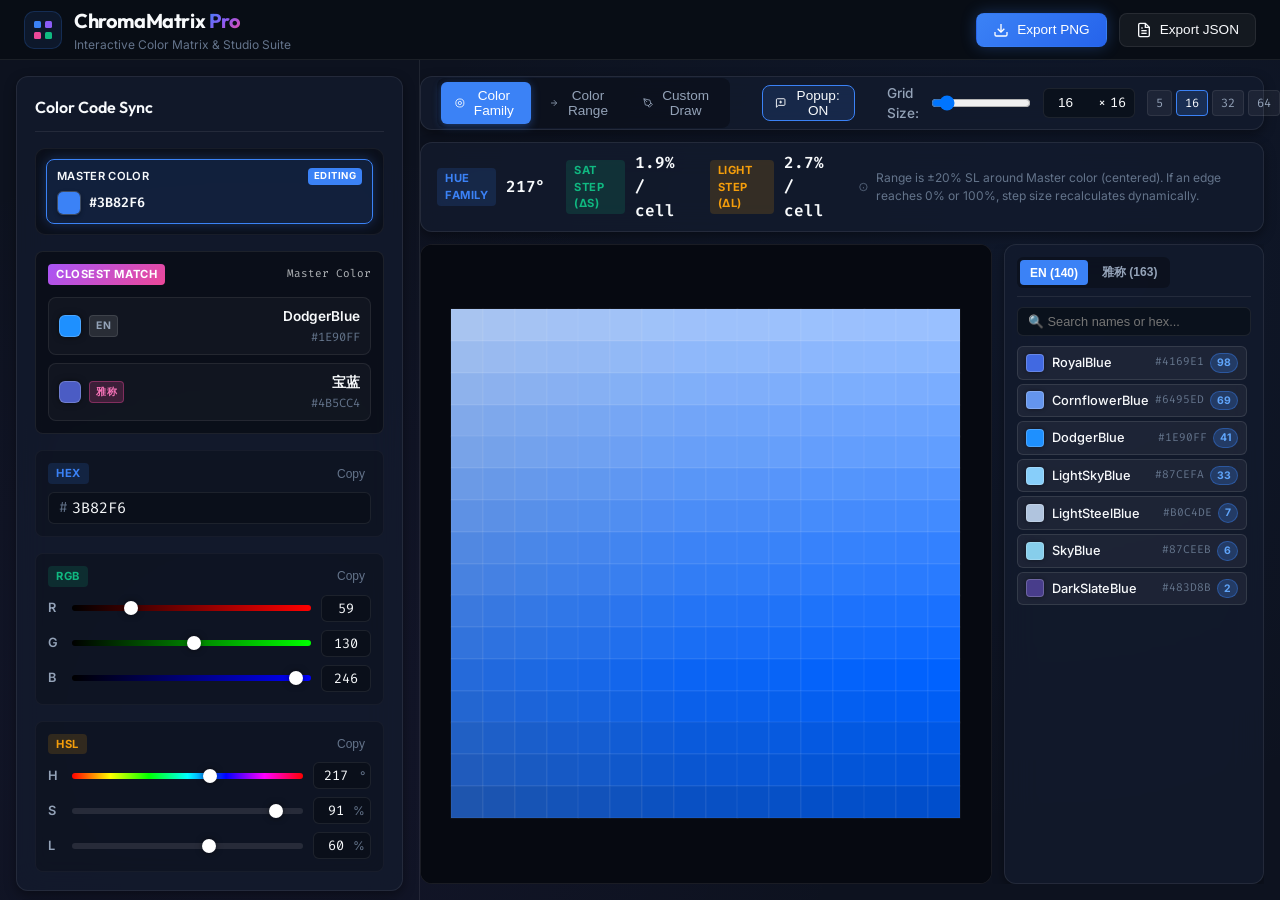
<file: index.html>
<!DOCTYPE html>
<html lang="en">
<head>
    <meta charset="UTF-8">
    <meta name="viewport" content="width=device-width, initial-scale=1.0">
    <title>ChromaMatrix Pro — Interactive Color Matrix & Palette Suite</title>
    <meta name="description" content="Professional autosyncing color suite and interactive matrix generator with zoomable 128x128 grid, color family exploration, range interpolation, and custom drawing.">
    <link rel="preconnect" href="https://fonts.googleapis.com">
    <link rel="preconnect" href="https://fonts.gstatic.com" crossorigin>
    <link href="https://fonts.googleapis.com/css2?family=Fira+Code:wght@400;500;600&family=Inter:wght@300;400;500;600;700&family=Outfit:wght@500;600;700;800&display=swap" rel="stylesheet">
    <link rel="stylesheet" href="css/style.css">
</head>
<body>
    <div id="app-container">
        <!-- Header / Navbar -->
        <header id="app-header">
            <div class="logo-area">
                <div class="logo-icon">
                    <svg viewBox="0 0 24 24" width="24" height="24" fill="none" stroke="currentColor" stroke-width="2">
                        <rect x="3" y="3" width="7" height="7" rx="1.5" fill="#3B82F6" stroke="none" />
                        <rect x="14" y="3" width="7" height="7" rx="1.5" fill="#8B5CF6" stroke="none" />
                        <rect x="3" y="14" width="7" height="7" rx="1.5" fill="#EC4899" stroke="none" />
                        <rect x="14" y="14" width="7" height="7" rx="1.5" fill="#10B981" stroke="none" />
                    </svg>
                </div>
                <div class="logo-text">
                    <h1>ChromaMatrix <span>Pro</span></h1>
                    <p class="tagline">Interactive Color Matrix & Studio Suite</p>
                </div>
            </div>
            <div class="header-actions">
                <button id="btn-export-png" class="btn btn-primary" title="Export current matrix as PNG image">
                    <svg viewBox="0 0 24 24" width="16" height="16" fill="none" stroke="currentColor" stroke-width="2">
                        <path d="M21 15v4a2 2 0 0 1-2 2H5a2 2 0 0 1-2-2v-4"/>
                        <polyline points="7 10 12 15 17 10"/>
                        <line x1="12" y1="15" x2="12" y2="3"/>
                    </svg>
                    <span>Export PNG</span>
                </button>
                <button id="btn-export-json" class="btn btn-secondary" title="Export matrix color data as JSON palette">
                    <svg viewBox="0 0 24 24" width="16" height="16" fill="none" stroke="currentColor" stroke-width="2">
                        <path d="M14 2H6a2 2 0 0 0-2 2v16a2 2 0 0 0 2 2h12a2 2 0 0 0 2-2V8z"/>
                        <polyline points="14 2 14 8 20 8"/>
                        <line x1="16" y1="13" x2="8" y2="13"/>
                        <line x1="16" y1="17" x2="8" y2="17"/>
                        <polyline points="10 9 9 9 8 9"/>
                    </svg>
                    <span>Export JSON</span>
                </button>
            </div>
        </header>

        <!-- Main Workspace -->
        <main id="workspace">
            <!-- Left Sidebar (Autosyncing Table & Preview) -->
            <aside id="sidebar">
                <!-- Top-Left Panel: Autosyncing Color Code Table -->
                <section class="panel glass-card" id="panel-color-codes">
                    <div class="panel-header">
                        <h2>Color Code Sync</h2>
                    </div>

                    <!-- Master & Range Pickers Container -->
                    <div id="picker-selection-area" class="picker-selection-area">
                        <!-- Primary / Master Picker -->
                        <div class="picker-card active" id="card-picker-primary" data-target="primary" title="Click to edit Primary / Start color">
                            <div class="picker-card-top">
                                <span class="picker-label" id="label-picker-primary">Master Color</span>
                                <span class="badge active-badge">Editing</span>
                            </div>
                            <div class="picker-card-body">
                                <div class="color-swatch-wrapper">
                                    <input type="color" id="picker-primary" value="#3B82F6">
                                </div>
                                <span id="hex-display-primary" class="font-mono picker-hex-text">#3B82F6</span>
                            </div>
                        </div>

                        <!-- Swap Button (Visible only in Range Mode) -->
                        <button id="btn-left-swap" class="btn-icon swap-btn hidden" title="Swap Start and End Colors">
                            <svg viewBox="0 0 24 24" width="16" height="16" fill="none" stroke="currentColor" stroke-width="2"><path d="M7 10h14l-4-4"/><path d="M17 14H3l4 4"/></svg>
                        </button>

                        <!-- Secondary Picker (Visible only in Range Mode) -->
                        <div class="picker-card hidden" id="card-picker-secondary" data-target="secondary" title="Click to edit Secondary / End color">
                            <div class="picker-card-top">
                                <span class="picker-label">End Color</span>
                                <span class="badge active-badge">Editing</span>
                            </div>
                            <div class="picker-card-body">
                                <div class="color-swatch-wrapper">
                                    <input type="color" id="picker-secondary" value="#FFCC00">
                                </div>
                                <span id="hex-display-secondary" class="font-mono picker-hex-text">#FFCC00</span>
                            </div>
                        </div>
                    </div>

                    <!-- Closest Color Names for Master Color -->
                    <div class="color-group closest-names-group">
                        <div class="group-label">
                            <span class="badge name-badge" style="background: linear-gradient(135deg, #a855f7, #ec4899); color: #fff;">CLOSEST MATCH</span>
                            <span class="closest-subtitle font-mono" style="font-size: 11px; opacity: 0.7;">Master Color</span>
                        </div>
                        <div class="closest-names-grid">
                            <div class="closest-name-card" id="card-closest-en" title="Click to apply closest English HTML color">
                                <div class="closest-swatch-wrapper">
                                    <span class="closest-swatch" id="swatch-closest-en" style="background-color: #1E90FF;"></span>
                                    <span class="closest-lang badge">EN</span>
                                </div>
                                <div class="closest-info">
                                    <span class="closest-title" id="name-closest-en">DodgerBlue</span>
                                    <span class="closest-hex font-mono" id="hex-closest-en">#1E90FF</span>
                                </div>
                            </div>
                            <div class="closest-name-card" id="card-closest-zh" title="Click to apply closest Chinese traditional color (雅称)">
                                <div class="closest-swatch-wrapper">
                                    <span class="closest-swatch" id="swatch-closest-zh" style="background-color: #4B5CC4;"></span>
                                    <span class="closest-lang badge" style="background: rgba(236, 72, 153, 0.2); color: #f472b6; border-color: rgba(236, 72, 153, 0.4);">雅称</span>
                                </div>
                                <div class="closest-info">
                                    <span class="closest-title" id="name-closest-zh">宝蓝</span>
                                    <span class="closest-hex font-mono" id="hex-closest-zh">#4B5CC4</span>
                                </div>
                            </div>
                        </div>
                    </div>

                    <!-- HEX Input -->
                    <div class="color-group">
                        <div class="group-label">
                            <span class="badge hex-badge">HEX</span>
                            <button class="btn-copy" data-target="input-hex" title="Copy HEX code">Copy</button>
                        </div>
                        <div class="input-row">
                            <span class="prefix">#</span>
                            <input type="text" id="input-hex" class="code-input font-mono" value="3B82F6" maxlength="6" spellcheck="false" autocomplete="off">
                        </div>
                    </div>

                    <!-- RGB Inputs -->
                    <div class="color-group">
                        <div class="group-label">
                            <span class="badge rgb-badge">RGB</span>
                            <button class="btn-copy" data-target="rgb-string" title="Copy RGB code">Copy</button>
                        </div>
                        <div class="channel-sliders">
                            <div class="channel-row">
                                <label for="input-r">R</label>
                                <input type="range" id="slider-r" class="color-slider slider-r" min="0" max="255" value="59">
                                <input type="number" id="input-r" class="num-input font-mono" min="0" max="255" value="59">
                            </div>
                            <div class="channel-row">
                                <label for="input-g">G</label>
                                <input type="range" id="slider-g" class="color-slider slider-g" min="0" max="255" value="130">
                                <input type="number" id="input-g" class="num-input font-mono" min="0" max="255" value="130">
                            </div>
                            <div class="channel-row">
                                <label for="input-b">B</label>
                                <input type="range" id="slider-b" class="color-slider slider-b" min="0" max="255" value="246">
                                <input type="number" id="input-b" class="num-input font-mono" min="0" max="255" value="246">
                            </div>
                        </div>
                    </div>

                    <!-- HSL Inputs -->
                    <div class="color-group">
                        <div class="group-label">
                            <span class="badge hsl-badge">HSL</span>
                            <button class="btn-copy" data-target="hsl-string" title="Copy HSL code">Copy</button>
                        </div>
                        <div class="channel-sliders">
                            <div class="channel-row">
                                <label for="input-h">H</label>
                                <input type="range" id="slider-h" class="color-slider slider-hue" min="0" max="360" value="217">
                                <div class="num-suffix-wrapper">
                                    <input type="number" id="input-h" class="num-input font-mono" min="0" max="360" value="217">
                                    <span class="unit">°</span>
                                </div>
                            </div>
                            <div class="channel-row">
                                <label for="input-s">S</label>
                                <input type="range" id="slider-s" class="color-slider slider-sat" min="0" max="100" value="91">
                                <div class="num-suffix-wrapper">
                                    <input type="number" id="input-s" class="num-input font-mono" min="0" max="100" value="91">
                                    <span class="unit">%</span>
                                </div>
                            </div>
                            <div class="channel-row">
                                <label for="input-l">L</label>
                                <input type="range" id="slider-l" class="color-slider slider-light" min="0" max="100" value="60">
                                <div class="num-suffix-wrapper">
                                    <input type="number" id="input-l" class="num-input font-mono" min="0" max="100" value="60">
                                    <span class="unit">%</span>
                                </div>
                            </div>
                        </div>
                    </div>
                </section>

                <!-- Bottom-Left Panel: Color Preview & Analysis -->
                <section class="panel glass-card" id="panel-color-preview">
                    <div class="panel-header">
                        <h2>Live Preview & Contrast</h2>
                    </div>

                    <!-- Preview Card -->
                    <div id="preview-box" class="preview-box" style="background-color: rgb(59, 130, 246);">
                        <div class="preview-text-sample text-white">
                            <span class="sample-title">White Text</span>
                            <span class="sample-sub">Readability Sample AAA/AA</span>
                        </div>
                        <div class="preview-text-sample text-black">
                            <span class="sample-title">Black Text</span>
                            <span class="sample-sub">Readability Sample AAA/AA</span>
                        </div>
                    </div>

                    <!-- WCAG Contrast Ratios -->
                    <div class="contrast-metrics">
                        <div class="metric-card">
                            <div class="metric-top">
                                <span class="metric-label">vs. White Text</span>
                                <span id="badge-white" class="wcag-badge badge-pass">AA</span>
                            </div>
                            <span id="ratio-white" class="metric-value font-mono">4.52:1</span>
                        </div>
                        <div class="metric-card">
                            <div class="metric-top">
                                <span class="metric-label">vs. Black Text</span>
                                <span id="badge-black" class="wcag-badge badge-pass">AAA</span>
                            </div>
                            <span id="ratio-black" class="metric-value font-mono">4.64:1</span>
                        </div>
                    </div>

                    <!-- Quick Harmonies -->
                    <div class="harmonies-section">
                        <h3>Quick Harmony Swatches</h3>
                        <div class="harmony-grid">
                            <div class="harmony-item" title="Complementary Color" data-label="Complementary">
                                <div id="swatch-comp" class="mini-swatch" style="background-color: #f6b33b;"></div>
                                <span>Comp</span>
                            </div>
                            <div class="harmony-item" title="Analogous Left" data-label="Analogous Left">
                                <div id="swatch-ana1" class="mini-swatch" style="background-color: #3bf6e4;"></div>
                                <span>Ana 1</span>
                            </div>
                            <div class="harmony-item" title="Analogous Right" data-label="Analogous Right">
                                <div id="swatch-ana2" class="mini-swatch" style="background-color: #4d3bf6;"></div>
                                <span>Ana 2</span>
                            </div>
                            <div class="harmony-item" title="Triadic 1" data-label="Triadic 1">
                                <div id="swatch-tri1" class="mini-swatch" style="background-color: #f63b82;"></div>
                                <span>Triad 1</span>
                            </div>
                            <div class="harmony-item" title="Triadic 2" data-label="Triadic 2">
                                <div id="swatch-tri2" class="mini-swatch" style="background-color: #82f63b;"></div>
                                <span>Triad 2</span>
                            </div>
                        </div>
                    </div>
                </section>
            </aside>

            <!-- Right Panel: Interactive Color Matrix -->
            <section id="matrix-section">
                <!-- Top Matrix Toolbar -->
                <nav id="matrix-toolbar" class="glass-card">
                    <!-- Mode Selector Tabs -->
                    <div class="mode-tabs">
                        <button class="tab-btn active" data-mode="family">
                            <svg viewBox="0 0 24 24" width="16" height="16" fill="none" stroke="currentColor" stroke-width="2"><circle cx="12" cy="12" r="10"/><circle cx="12" cy="12" r="4"/></svg>
                            <span>Color Family</span>
                        </button>
                        <button class="tab-btn" data-mode="range">
                            <svg viewBox="0 0 24 24" width="16" height="16" fill="none" stroke="currentColor" stroke-width="2"><path d="M5 12h14"/><path d="M12 5l7 7-7 7"/></svg>
                            <span>Color Range</span>
                        </button>
                        <button class="tab-btn" data-mode="draw">
                            <svg viewBox="0 0 24 24" width="16" height="16" fill="none" stroke="currentColor" stroke-width="2"><path d="M12 19l7-7 3 3-7 7-3-3z"/><path d="M18 13l-1.5-7.5L2 2l3.5 14.5L13 18l5-5z"/><path d="M2 2l7.586 7.586"/></svg>
                            <span>Custom Draw</span>
                        </button>
                    </div>

                    <div class="toolbar-divider"></div>

                    <!-- Popup Info Box Switch -->
                    <div class="tooltip-toggle-control" style="display: flex; align-items: center;">
                        <button id="btn-toggle-tooltip" class="btn btn-secondary active" title="Toggle popup color info box on hover" style="padding: 6px 12px; font-size: 0.85rem; height: 36px; border-color: var(--accent-blue); background: rgba(59, 130, 246, 0.15); color: var(--text-primary);">
                            <svg viewBox="0 0 24 24" width="16" height="16" fill="none" stroke="currentColor" stroke-width="2"><path d="M21 15a2 2 0 0 1-2 2H7l-4 4V5a2 2 0 0 1 2-2h14a2 2 0 0 1 2 2z"/><line x1="9" y1="10" x2="15" y2="10"/><line x1="12" y1="7" x2="12" y2="13"/></svg>
                            <span id="tooltip-toggle-text">Popup: ON</span>
                        </button>
                    </div>

                    <div class="toolbar-divider"></div>

                    <!-- Matrix Dimension Controls -->
                    <div class="dimension-controls">
                        <label for="input-grid-size" class="ctrl-label">Grid Size:</label>
                        <input type="range" id="slider-grid-size" min="5" max="128" value="16" step="1" title="Adjust matrix grid dimension">
                        <div class="grid-size-display font-mono">
                            <input type="number" id="input-grid-size" min="5" max="128" value="16">
                            <span>×</span>
                            <span id="grid-size-h">16</span>
                        </div>
                        <div class="preset-buttons">
                            <button class="btn-preset" data-size="5">5</button>
                            <button class="btn-preset active" data-size="16">16</button>
                            <button class="btn-preset" data-size="32">32</button>
                            <button class="btn-preset" data-size="64">64</button>
                            <button class="btn-preset" data-size="128">128</button>
                        </div>
                    </div>

                    <div class="toolbar-divider"></div>

                    <!-- Zoom & Pan Controls -->
                    <div class="zoom-controls">
                        <button id="btn-zoom-out" class="btn-icon" title="Zoom Out (-)">
                            <svg viewBox="0 0 24 24" width="16" height="16" fill="none" stroke="currentColor" stroke-width="2"><circle cx="11" cy="11" r="8"/><line x1="21" y1="21" x2="16.65" y2="16.65"/><line x1="8" y1="11" x2="14" y2="11"/></svg>
                        </button>
                        <span id="zoom-level" class="font-mono">100%</span>
                        <button id="btn-zoom-in" class="btn-icon" title="Zoom In (+)">
                            <svg viewBox="0 0 24 24" width="16" height="16" fill="none" stroke="currentColor" stroke-width="2"><circle cx="11" cy="11" r="8"/><line x1="21" y1="21" x2="16.65" y2="16.65"/><line x1="11" y1="8" x2="11" y2="14"/><line x1="8" y1="11" x2="14" y2="11"/></svg>
                        </button>
                        <button id="btn-zoom-fit" class="btn-text" title="Reset Zoom to Fit Screen (0)">Fit</button>
                    </div>
                </nav>

                <!-- Sub-Toolbar for Active Mode Controls -->
                <div id="mode-subtoolbar" class="glass-card">
                    <!-- Family Mode Controls -->
                    <div id="subtoolbar-family" class="subtoolbar-group active">
                        <div class="subctrl-item">
                            <span class="badge hex-badge">Hue Family</span>
                            <span id="fam-hue-val" class="font-mono" style="font-weight: 600;">217°</span>
                        </div>
                        <div class="subctrl-item">
                            <span class="badge rgb-badge">Sat Step (ΔS)</span>
                            <span id="fam-step-sat" class="font-mono" style="font-weight: 600;">6.7% / cell</span>
                        </div>
                        <div class="subctrl-item">
                            <span class="badge hsl-badge">Light Step (ΔL)</span>
                            <span id="fam-step-light" class="font-mono" style="font-weight: 600;">6.7% / cell</span>
                        </div>
                        <div class="subctrl-info">
                            <svg viewBox="0 0 24 24" width="16" height="16" fill="none" stroke="currentColor" stroke-width="2"><circle cx="12" cy="12" r="10"/><line x1="12" y1="16" x2="12" y2="12"/><line x1="12" y1="8" x2="12.01" y2="8"/></svg>
                            <span>Range is ±20% SL around Master color (centered). If an edge reaches 0% or 100%, step size recalculates dynamically.</span>
                        </div>
                    </div>

                    <!-- Range Mode Controls -->
                    <div id="subtoolbar-range" class="subtoolbar-group">
                        <div class="subctrl-item checkbox-item">
                            <label class="toggle-switch">
                                <input type="checkbox" id="check-shortest-hue" checked>
                                <span class="slider-round"></span>
                            </label>
                            <span style="font-weight: 500;">Shortest Hue Path</span>
                        </div>
                        <div class="subctrl-info">
                            <svg viewBox="0 0 24 24" width="16" height="16" fill="none" stroke="currentColor" stroke-width="2"><circle cx="12" cy="12" r="10"/><line x1="12" y1="16" x2="12" y2="12"/><line x1="12" y1="8" x2="12.01" y2="8"/></svg>
                            <span>Select Start or End color on the left panel to edit its HEX, RGB, and HSL channels.</span>
                        </div>
                    </div>

                    <!-- Custom Drawing Controls -->
                    <div id="subtoolbar-draw" class="subtoolbar-group">
                        <div class="draw-tools">
                            <button class="tool-btn active" data-tool="brush" title="Paint Brush (B)">
                                <svg viewBox="0 0 24 24" width="16" height="16" fill="none" stroke="currentColor" stroke-width="2"><path d="M18 13l-1.5-7.5L2 2l3.5 14.5L13 18l5-5z"/><path d="M2 2l7.586 7.586"/><circle cx="11" cy="11" r="2"/></svg>
                                <span>Brush</span>
                            </button>
                            <button class="tool-btn" data-tool="fill" title="Flood Fill / Bucket (F)">
                                <svg viewBox="0 0 24 24" width="16" height="16" fill="none" stroke="currentColor" stroke-width="2"><path d="M19 11l-8-8-8.6 8.6a2 2 0 0 0 0 2.8l5.2 5.2c.8.8 2 .8 2.8 0L19 11z"/><path d="M5 2l5 5"/><path d="M2 13h15"/><path d="M22 20a2 2 0 1 1-4 0c0-1.6 1.7-3 2-3s2 1.4 2 3z"/></svg>
                                <span>Fill</span>
                            </button>
                            <button class="tool-btn" data-tool="eyedropper" title="Eyedropper / Pick Color (I)">
                                <svg viewBox="0 0 24 24" width="16" height="16" fill="none" stroke="currentColor" stroke-width="2"><path d="M14 4l6 6-9 9-6-6 9-9z"/><path d="M4 20l4-4"/><line x1="13" y1="5" x2="19" y2="11"/></svg>
                                <span>Pick</span>
                            </button>
                            <button class="tool-btn" data-tool="eraser" title="Eraser (E)">
                                <svg viewBox="0 0 24 24" width="16" height="16" fill="none" stroke="currentColor" stroke-width="2"><path d="M20 20H7L3 16C2 15 2 13 3 12L13 2L22 11L20 20Z"/><line x1="17" y1="17" x2="11" y2="11"/></svg>
                                <span>Erase</span>
                            </button>
                        </div>
                        <div class="toolbar-divider"></div>
                        <div class="subctrl-item">
                            <label>Brush Size:</label>
                            <div class="brush-sizes">
                                <button class="brush-size-btn active" data-size="1">1px</button>
                                <button class="brush-size-btn" data-size="2">2px</button>
                                <button class="brush-size-btn" data-size="3">3px</button>
                                <button class="brush-size-btn" data-size="5">5px</button>
                            </div>
                        </div>
                        <div class="toolbar-divider"></div>
                        <div class="draw-actions">
                            <button id="btn-import-img" class="btn btn-secondary" title="Load & compress image (PNG, JPG, GIF) into 128x128 grid" style="padding: 6px 12px; font-size: 0.8rem; height: 32px;">
                                <svg viewBox="0 0 24 24" width="14" height="14" fill="none" stroke="currentColor" stroke-width="2"><rect x="3" y="3" width="18" height="18" rx="2" ry="2"/><circle cx="8.5" cy="8.5" r="1.5"/><polyline points="21 15 16 10 5 21"/></svg>
                                <span>Load Image</span>
                            </button>
                            <input type="file" id="input-import-img" accept="image/*" class="hidden">
                            <button id="btn-undo" class="btn-icon" title="Undo (Ctrl+Z)" disabled>
                                <svg viewBox="0 0 24 24" width="16" height="16" fill="none" stroke="currentColor" stroke-width="2"><path d="M3 7v6h6"/><path d="M21 17a9 9 0 0 0-9-9 9 9 0 0 0-6 2.3L3 13"/></svg>
                            </button>
                            <button id="btn-redo" class="btn-icon" title="Redo (Ctrl+Y)" disabled>
                                <svg viewBox="0 0 24 24" width="16" height="16" fill="none" stroke="currentColor" stroke-width="2"><path d="M21 7v6h-6"/><path d="M3 17a9 9 0 0 1 9-9 9 9 0 0 1 6 2.3l3 2.7"/></svg>
                            </button>
                            <button id="btn-clear-draw" class="btn-text btn-danger" title="Clear drawing grid">Clear</button>
                        </div>
                    </div>
                </div>

                <!-- Matrix Main Area (Canvas + Side Color Names Dictionary) -->
                <div class="matrix-main-area">
                    <!-- Canvas Viewport Container -->
                    <div id="canvas-container">
                        <canvas id="matrix-canvas"></canvas>
                    </div>

                    <!-- Scrollable Color Name List Box -->
                    <aside id="color-names-sidebox" class="glass-card">
                        <div class="sidebox-header">
                            <div class="sidebox-tabs">
                                <button class="sidebox-tab active" id="tab-sidebox-en" data-lang="english">EN (140)</button>
                                <button class="sidebox-tab" id="tab-sidebox-zh" data-lang="chinese">雅称 (163)</button>
                            </div>
                            <button id="btn-clear-highlight" class="btn-clear-hl hidden" title="Clear block highlight">
                                <span>✕ Clear</span>
                            </button>
                        </div>
                        <div class="sidebox-search">
                            <input type="text" id="input-search-name" placeholder="🔍 Search names or hex...">
                        </div>
                        <div class="sidebox-list-wrapper">
                            <ul id="list-names-en" class="color-name-list"></ul>
                            <ul id="list-names-zh" class="color-name-list hidden"></ul>
                        </div>
                    </aside>
                </div>
            </section>
        </main>
    </div>

    <!-- Floating Hover Tooltip Popup Box -->
    <div id="color-tooltip" class="glass-card tooltip-box hidden">
        <div class="tooltip-header">
            <div id="tooltip-swatch" class="tooltip-swatch"></div>
            <span id="tooltip-coords" class="font-mono coords-text">Col: 0, Row: 0</span>
        </div>
        <div class="tooltip-body font-mono">
            <div class="tooltip-row">
                <span class="t-label">HEX</span>
                <span id="tooltip-hex" class="t-val">#000000</span>
            </div>
            <div class="tooltip-row">
                <span class="t-label">RGB</span>
                <span id="tooltip-rgb" class="t-val">0, 0, 0</span>
            </div>
            <div class="tooltip-row">
                <span class="t-label">HSL</span>
                <span id="tooltip-hsl" class="t-val">0°, 0%, 0%</span>
            </div>
            <div class="tooltip-row">
                <span class="t-label">EN</span>
                <span id="tooltip-name-en" class="t-val">-</span>
            </div>
            <div class="tooltip-row">
                <span class="t-label">雅称</span>
                <span id="tooltip-name-zh" class="t-val">-</span>
            </div>
        </div>
    </div>

    <!-- Scripts (Standard scripts work natively over file:// protocol without CORS errors) -->
    <script src="js/color-names.js"></script>
    <script src="js/color-math.js"></script>
    <script src="js/matrix-canvas.js"></script>
    <script src="js/app.js"></script>
</body>
</html>
</file>
<file: css/style.css>
/* ==========================================================================
   ChromaMatrix Pro — Design System & Styles
   Premium Studio Colorist Dark Theme with Glassmorphism
   ========================================================================== */

:root {
    /* Color Palette Tokens */
    --bg-app: #090d16;
    --bg-workspace: #0d121f;
    --bg-card: rgba(19, 27, 46, 0.75);
    --bg-card-hover: rgba(26, 37, 63, 0.85);
    --bg-input: rgba(10, 15, 26, 0.8);
    --border-color: rgba(255, 255, 255, 0.08);
    --border-focus: rgba(59, 130, 246, 0.5);
    
    /* Brand & Accent Colors */
    --accent-blue: #3b82f6;
    --accent-purple: #8b5cf6;
    --accent-pink: #ec4899;
    --accent-emerald: #10b981;
    --accent-amber: #f59e0b;
    --danger-red: #ef4444;
    
    /* Typography Colors */
    --text-primary: #f8fafc;
    --text-secondary: #94a3b8;
    --text-muted: #64748b;
    --text-inverse: #0f172a;
    
    /* Shadow & Glows */
    --shadow-sm: 0 2px 4px rgba(0, 0, 0, 0.3);
    --shadow-md: 0 4px 12px rgba(0, 0, 0, 0.4);
    --shadow-lg: 0 8px 24px rgba(0, 0, 0, 0.5);
    --glow-blue: 0 0 15px rgba(59, 130, 246, 0.3);
    
    /* Transitions */
    --transition-fast: 150ms cubic-bezier(0.4, 0, 0.2, 1);
    --transition-smooth: 250ms cubic-bezier(0.4, 0, 0.2, 1);
}

/* Base & Reset */
* {
    margin: 0;
    padding: 0;
    box-sizing: border-box;
}

body {
    font-family: 'Inter', -apple-system, BlinkMacSystemFont, 'Segoe UI', Roboto, sans-serif;
    background-color: var(--bg-app);
    color: var(--text-primary);
    line-height: 1.5;
    overflow: hidden;
    height: 100vh;
    width: 100vw;
    user-select: none;
}

.font-mono {
    font-family: 'Fira Code', monospace;
}

/* Glassmorphism Utility */
.glass-card {
    background: var(--bg-card);
    backdrop-filter: blur(16px);
    -webkit-backdrop-filter: blur(16px);
    border: 1px solid var(--border-color);
    border-radius: 12px;
    box-shadow: var(--shadow-md);
}

/* App Container Layout */
#app-container {
    display: flex;
    flex-direction: column;
    height: 100vh;
    width: 100vw;
}

/* Header / Navbar */
#app-header {
    height: 60px;
    display: flex;
    align-items: center;
    justify-content: space-between;
    padding: 0 24px;
    background: rgba(9, 13, 22, 0.85);
    border-bottom: 1px solid var(--border-color);
    z-index: 100;
}

.logo-area {
    display: flex;
    align-items: center;
    gap: 12px;
}

.logo-icon {
    display: flex;
    align-items: center;
    justify-content: center;
    width: 38px;
    height: 38px;
    background: rgba(59, 130, 246, 0.1);
    border: 1px solid rgba(59, 130, 246, 0.2);
    border-radius: 10px;
}

.logo-text h1 {
    font-family: 'Outfit', sans-serif;
    font-size: 1.25rem;
    font-weight: 700;
    letter-spacing: -0.02em;
    color: var(--text-primary);
}

.logo-text h1 span {
    background: linear-gradient(135deg, var(--accent-blue), var(--accent-purple), var(--accent-pink));
    -webkit-background-clip: text;
    -webkit-text-fill-color: transparent;
}

.tagline {
    font-size: 0.75rem;
    color: var(--text-muted);
}

.header-actions {
    display: flex;
    align-items: center;
    gap: 12px;
}

/* Buttons */
.btn {
    display: inline-flex;
    align-items: center;
    gap: 8px;
    padding: 8px 16px;
    border-radius: 8px;
    font-size: 0.85rem;
    font-weight: 500;
    cursor: pointer;
    transition: all var(--transition-fast);
    border: 1px solid transparent;
}

.btn-primary {
    background: linear-gradient(135deg, var(--accent-blue), #2563eb);
    color: white;
    box-shadow: var(--glow-blue);
}

.btn-primary:hover {
    filter: brightness(1.1);
    transform: translateY(-1px);
}

.btn-secondary {
    background: rgba(255, 255, 255, 0.05);
    color: var(--text-primary);
    border-color: var(--border-color);
}

.btn-secondary:hover {
    background: rgba(255, 255, 255, 0.1);
    border-color: rgba(255, 255, 255, 0.2);
}

/* Workspace Grid */
#workspace {
    display: flex;
    flex: 1;
    overflow: hidden;
    position: relative;
    background: radial-gradient(circle at 80% 20%, rgba(59, 130, 246, 0.05) 0%, transparent 50%),
                radial-gradient(circle at 20% 80%, rgba(139, 92, 246, 0.05) 0%, transparent 50%),
                var(--bg-workspace);
}

/* Left Sidebar */
#sidebar {
    width: 420px;
    min-width: 420px;
    height: 100%;
    display: flex;
    flex-direction: column;
    gap: 16px;
    padding: 16px;
    overflow-y: auto;
    border-right: 1px solid var(--border-color);
    z-index: 10;
}

/* Custom Scrollbar for Sidebar */
#sidebar::-webkit-scrollbar {
    width: 6px;
}
#sidebar::-webkit-scrollbar-thumb {
    background: rgba(255, 255, 255, 0.1);
    border-radius: 3px;
}

.panel {
    padding: 18px;
    display: flex;
    flex-direction: column;
    gap: 16px;
}

.panel-header {
    display: flex;
    align-items: center;
    justify-content: space-between;
    padding-bottom: 12px;
    border-bottom: 1px solid var(--border-color);
}

.panel-header h2 {
    font-family: 'Outfit', sans-serif;
    font-size: 1rem;
    font-weight: 600;
    color: var(--text-primary);
}

/* Master Color Picker */
.master-picker-wrapper {
    display: flex;
    align-items: center;
    gap: 8px;
}

#master-color-picker {
    width: 32px;
    height: 32px;
    border: none;
    border-radius: 8px;
    cursor: pointer;
    background: transparent;
    overflow: hidden;
}

#master-color-picker::-webkit-color-swatch-wrapper {
    padding: 0;
}
#master-color-picker::-webkit-color-swatch {
    border: 2px solid rgba(255, 255, 255, 0.2);
    border-radius: 6px;
    box-shadow: var(--shadow-sm);
}

.picker-hint {
    font-size: 0.7rem;
    color: var(--text-muted);
    text-transform: uppercase;
    font-weight: 600;
}

/* Color Input Groups */
.color-group {
    display: flex;
    flex-direction: column;
    gap: 8px;
    background: rgba(0, 0, 0, 0.2);
    padding: 12px;
    border-radius: 8px;
    border: 1px solid rgba(255, 255, 255, 0.04);
}

.group-label {
    display: flex;
    align-items: center;
    justify-content: space-between;
}

.badge {
    font-size: 0.7rem;
    font-weight: 700;
    padding: 2px 8px;
    border-radius: 4px;
    text-transform: uppercase;
    letter-spacing: 0.05em;
}

.hex-badge { background: rgba(59, 130, 246, 0.15); color: var(--accent-blue); }
.rgb-badge { background: rgba(16, 185, 129, 0.15); color: var(--accent-emerald); }
.hsl-badge { background: rgba(245, 158, 11, 0.15); color: var(--accent-amber); }

.btn-copy {
    background: transparent;
    border: none;
    color: var(--text-muted);
    font-size: 0.75rem;
    cursor: pointer;
    padding: 2px 6px;
    border-radius: 4px;
    transition: all var(--transition-fast);
}

.btn-copy:hover {
    color: var(--text-primary);
    background: rgba(255, 255, 255, 0.05);
}

.btn-copy.copied {
    color: var(--accent-emerald);
}

.input-row {
    display: flex;
    align-items: center;
    background: var(--bg-input);
    border: 1px solid var(--border-color);
    border-radius: 6px;
    padding: 4px 10px;
    transition: border-color var(--transition-fast);
}

.input-row:focus-within {
    border-color: var(--border-focus);
}

.prefix {
    color: var(--text-muted);
    font-family: 'Fira Code', monospace;
    font-size: 0.9rem;
    margin-right: 4px;
}

.code-input {
    background: transparent;
    border: none;
    color: var(--text-primary);
    font-size: 0.95rem;
    width: 100%;
    outline: none;
}

/* Sliders and Channel Rows */
.channel-sliders {
    display: flex;
    flex-direction: column;
    gap: 8px;
}

.channel-row {
    display: flex;
    align-items: center;
    gap: 10px;
}

.channel-row label {
    font-size: 0.8rem;
    font-weight: 600;
    color: var(--text-secondary);
    width: 14px;
}

.color-slider {
    flex: 1;
    height: 6px;
    -webkit-appearance: none;
    background: rgba(255, 255, 255, 0.1);
    border-radius: 3px;
    outline: none;
}

.color-slider::-webkit-slider-thumb {
    -webkit-appearance: none;
    width: 14px;
    height: 14px;
    border-radius: 50%;
    background: white;
    cursor: pointer;
    box-shadow: 0 0 6px rgba(0, 0, 0, 0.5);
    transition: transform var(--transition-fast);
}

.color-slider::-webkit-slider-thumb:hover {
    transform: scale(1.2);
}

/* Channel specific slider gradients */
.slider-r { background: linear-gradient(to right, #000, #f00); }
.slider-g { background: linear-gradient(to right, #000, #0f0); }
.slider-b { background: linear-gradient(to right, #000, #00f); }
.slider-hue { background: linear-gradient(to right, #f00, #ff0, #0f0, #0ff, #00f, #f0f, #f00); }

.num-input {
    width: 50px;
    background: var(--bg-input);
    border: 1px solid var(--border-color);
    border-radius: 6px;
    color: var(--text-primary);
    font-size: 0.85rem;
    padding: 4px 6px;
    text-align: center;
    outline: none;
    transition: border-color var(--transition-fast);
}

.num-input:focus {
    border-color: var(--border-focus);
}

.num-input::-webkit-inner-spin-button,
.num-input::-webkit-outer-spin-button {
    -webkit-appearance: none;
    margin: 0;
}

.num-suffix-wrapper {
    position: relative;
    display: flex;
    align-items: center;
}

.num-suffix-wrapper .num-input {
    padding-right: 18px;
    width: 58px;
}

.unit {
    position: absolute;
    right: 6px;
    font-size: 0.75rem;
    color: var(--text-muted);
    pointer-events: none;
}

/* Preview Card */
.preview-box {
    height: 110px;
    border-radius: 10px;
    padding: 14px;
    display: flex;
    flex-direction: column;
    justify-content: space-between;
    box-shadow: inset 0 2px 10px rgba(0, 0, 0, 0.2), var(--shadow-md);
    transition: background-color var(--transition-fast);
    position: relative;
    overflow: hidden;
    border: 1px solid rgba(255, 255, 255, 0.1);
}

.preview-text-sample {
    display: flex;
    flex-direction: column;
    line-height: 1.2;
    z-index: 2;
}

.text-white { color: #ffffff; text-shadow: 0 1px 2px rgba(0,0,0,0.5); }
.text-black { color: #000000; text-shadow: 0 1px 2px rgba(255,255,255,0.5); }

.sample-title {
    font-weight: 700;
    font-size: 0.9rem;
}

.sample-sub {
    font-size: 0.7rem;
    opacity: 0.85;
}

/* Contrast Metrics */
.contrast-metrics {
    display: grid;
    grid-template-columns: 1fr 1fr;
    gap: 10px;
}

.metric-card {
    background: rgba(0, 0, 0, 0.25);
    padding: 10px;
    border-radius: 8px;
    border: 1px solid rgba(255, 255, 255, 0.05);
    display: flex;
    flex-direction: column;
    gap: 6px;
}

.metric-top {
    display: flex;
    align-items: center;
    justify-content: space-between;
}

.metric-label {
    font-size: 0.7rem;
    color: var(--text-muted);
}

.wcag-badge {
    font-size: 0.65rem;
    font-weight: 800;
    padding: 2px 6px;
    border-radius: 4px;
}

.badge-pass { background: rgba(16, 185, 129, 0.2); color: var(--accent-emerald); }
.badge-warn { background: rgba(245, 158, 11, 0.2); color: var(--accent-amber); }
.badge-fail { background: rgba(239, 68, 68, 0.2); color: var(--danger-red); }

.metric-value {
    font-size: 1.05rem;
    font-weight: 600;
    color: var(--text-primary);
}

/* Harmonies Section */
.harmonies-section h3 {
    font-size: 0.75rem;
    color: var(--text-secondary);
    margin-bottom: 8px;
    text-transform: uppercase;
    letter-spacing: 0.05em;
}

.harmony-grid {
    display: grid;
    grid-template-columns: repeat(5, 1fr);
    gap: 8px;
}

.harmony-item {
    display: flex;
    flex-direction: column;
    align-items: center;
    gap: 4px;
    cursor: pointer;
    transition: transform var(--transition-fast);
}

.harmony-item:hover {
    transform: translateY(-2px);
}

.mini-swatch {
    width: 100%;
    aspect-ratio: 1;
    border-radius: 6px;
    border: 1px solid rgba(255, 255, 255, 0.15);
    box-shadow: var(--shadow-sm);
}

.harmony-item span {
    font-size: 0.65rem;
    color: var(--text-muted);
}

/* Right Panel: Matrix Section */
#matrix-section {
    flex: 1;
    display: flex;
    flex-direction: column;
    padding: 16px 16px 16px 0;
    gap: 12px;
    height: 100%;
    overflow: hidden;
}

/* Matrix Toolbar */
#matrix-toolbar {
    height: 54px;
    padding: 0 16px;
    display: flex;
    align-items: center;
    justify-content: space-between;
    gap: 16px;
}

.mode-tabs {
    display: flex;
    background: rgba(0, 0, 0, 0.3);
    padding: 4px;
    border-radius: 8px;
    gap: 4px;
}

.tab-btn {
    display: inline-flex;
    align-items: center;
    gap: 6px;
    padding: 6px 14px;
    border-radius: 6px;
    background: transparent;
    border: none;
    color: var(--text-secondary);
    font-size: 0.85rem;
    font-weight: 500;
    cursor: pointer;
    transition: all var(--transition-fast);
}

.tab-btn:hover {
    color: var(--text-primary);
    background: rgba(255, 255, 255, 0.05);
}

.tab-btn.active {
    background: var(--accent-blue);
    color: white;
    box-shadow: 0 2px 8px rgba(59, 130, 246, 0.4);
}

.toolbar-divider {
    width: 1px;
    height: 24px;
    background: var(--border-color);
}

.dimension-controls {
    display: flex;
    align-items: center;
    gap: 12px;
}

.ctrl-label {
    font-size: 0.85rem;
    color: var(--text-secondary);
    font-weight: 500;
}

#slider-grid-size {
    width: 100px;
}

.grid-size-display {
    display: flex;
    align-items: center;
    gap: 4px;
    background: var(--bg-input);
    padding: 4px 8px;
    border-radius: 6px;
    border: 1px solid var(--border-color);
    font-size: 0.85rem;
}

#input-grid-size {
    width: 42px;
    background: transparent;
    border: none;
    color: var(--text-primary);
    font-size: 0.85rem;
    text-align: center;
    outline: none;
}

.preset-buttons {
    display: flex;
    gap: 4px;
}

.btn-preset {
    padding: 4px 8px;
    border-radius: 4px;
    background: rgba(255, 255, 255, 0.05);
    border: 1px solid var(--border-color);
    color: var(--text-secondary);
    font-size: 0.75rem;
    font-family: 'Fira Code', monospace;
    cursor: pointer;
    transition: all var(--transition-fast);
}

.btn-preset:hover, .btn-preset.active {
    background: rgba(59, 130, 246, 0.2);
    border-color: var(--accent-blue);
    color: var(--text-primary);
}

.zoom-controls {
    display: flex;
    align-items: center;
    gap: 8px;
    background: rgba(0, 0, 0, 0.2);
    padding: 4px 8px;
    border-radius: 8px;
}

.btn-icon, .btn-text {
    background: transparent;
    border: none;
    color: var(--text-secondary);
    cursor: pointer;
    padding: 6px;
    border-radius: 6px;
    display: inline-flex;
    align-items: center;
    justify-content: center;
    transition: all var(--transition-fast);
}

.btn-icon:hover, .btn-text:hover {
    background: rgba(255, 255, 255, 0.1);
    color: var(--text-primary);
}

.btn-text {
    font-size: 0.8rem;
    padding: 4px 8px;
    font-weight: 600;
}

.btn-danger:hover {
    background: rgba(239, 68, 68, 0.2);
    color: var(--danger-red);
}

#zoom-level {
    width: 50px;
    text-align: center;
    font-size: 0.8rem;
}

/* Sub-Toolbar */
#mode-subtoolbar {
    min-height: 44px;
    padding: 8px 16px;
    display: flex;
    align-items: center;
}

.subtoolbar-group {
    display: none;
    width: 100%;
    align-items: center;
    gap: 20px;
}

.subtoolbar-group.active {
    display: flex;
}

.subctrl-item {
    display: flex;
    align-items: center;
    gap: 10px;
}

.subctrl-item label {
    font-size: 0.8rem;
    color: var(--text-secondary);
}

.subctrl-info {
    display: flex;
    align-items: center;
    gap: 8px;
    margin-left: auto;
    color: var(--text-muted);
    font-size: 0.75rem;
}

.color-picker-compact {
    display: flex;
    align-items: center;
    gap: 6px;
    background: var(--bg-input);
    padding: 2px 8px 2px 4px;
    border-radius: 6px;
    border: 1px solid var(--border-color);
}

.color-picker-compact input[type="color"] {
    width: 24px;
    height: 24px;
    border: none;
    background: transparent;
    cursor: pointer;
}

.code-input-small {
    width: 68px;
    background: transparent;
    border: none;
    color: var(--text-primary);
    font-size: 0.85rem;
    outline: none;
}

/* Draw Mode Tools */
.draw-tools {
    display: flex;
    gap: 6px;
}

.tool-btn {
    display: inline-flex;
    align-items: center;
    gap: 6px;
    padding: 6px 12px;
    border-radius: 6px;
    background: rgba(255, 255, 255, 0.04);
    border: 1px solid var(--border-color);
    color: var(--text-secondary);
    font-size: 0.8rem;
    cursor: pointer;
    transition: all var(--transition-fast);
}

.tool-btn:hover {
    background: rgba(255, 255, 255, 0.08);
    color: var(--text-primary);
}

.tool-btn.active {
    background: rgba(139, 92, 246, 0.2);
    border-color: var(--accent-purple);
    color: #c4b5fd;
}

.brush-sizes {
    display: flex;
    gap: 4px;
}

.brush-size-btn {
    padding: 4px 8px;
    border-radius: 4px;
    background: rgba(255, 255, 255, 0.05);
    border: 1px solid var(--border-color);
    color: var(--text-secondary);
    font-size: 0.75rem;
    cursor: pointer;
}

.brush-size-btn.active {
    background: var(--text-primary);
    color: var(--bg-app);
    font-weight: 600;
}

.draw-actions {
    display: flex;
    align-items: center;
    gap: 6px;
    margin-left: auto;
}

/* Matrix Main Area (Canvas + Sidebox) */
.matrix-main-area {
    flex: 1;
    display: flex;
    gap: 12px;
    min-height: 0;
    overflow: hidden;
    width: 100%;
}

/* Canvas Viewport */
#canvas-container {
    flex: 1;
    min-width: 0;
    height: 100%;
    position: relative;
    background: #060911;
    border-radius: 12px;
    border: 1px solid var(--border-color);
    overflow: hidden;
    box-shadow: inset 0 0 20px rgba(0, 0, 0, 0.6);
    display: flex;
    align-items: center;
    justify-content: center;
}

#matrix-canvas {
    display: block;
    cursor: crosshair;
    width: 100%;
    height: 100%;
}

/* Scrollable Color Name Sidebox */
#color-names-sidebox {
    width: 260px;
    height: 100%;
    display: flex;
    flex-direction: column;
    gap: 10px;
    padding: 12px;
    overflow: hidden;
    flex-shrink: 0;
}

.sidebox-header {
    display: flex;
    align-items: center;
    justify-content: space-between;
    border-bottom: 1px solid var(--border-color);
    padding-bottom: 8px;
}

.sidebox-tabs {
    display: flex;
    gap: 4px;
    background: rgba(0, 0, 0, 0.3);
    padding: 3px;
    border-radius: 6px;
}

.sidebox-tab {
    padding: 4px 10px;
    border-radius: 4px;
    background: transparent;
    border: none;
    color: var(--text-secondary);
    font-size: 0.75rem;
    font-weight: 600;
    cursor: pointer;
    transition: all var(--transition-fast);
}

.sidebox-tab.active {
    background: var(--accent-blue);
    color: white;
}

.btn-clear-hl {
    padding: 3px 8px;
    background: rgba(239, 68, 68, 0.2);
    border: 1px solid rgba(239, 68, 68, 0.4);
    border-radius: 4px;
    color: var(--danger-red);
    font-size: 0.7rem;
    font-weight: 600;
    cursor: pointer;
    transition: all var(--transition-fast);
}

.btn-clear-hl:hover {
    background: rgba(239, 68, 68, 0.3);
    transform: scale(1.05);
}

.sidebox-search input {
    width: 100%;
    background: var(--bg-input);
    border: 1px solid var(--border-color);
    border-radius: 6px;
    padding: 6px 10px;
    color: var(--text-primary);
    font-size: 0.8rem;
    outline: none;
    transition: border-color var(--transition-fast);
}

.sidebox-search input:focus {
    border-color: var(--border-focus);
}

.sidebox-list-wrapper {
    flex: 1;
    overflow-y: auto;
    min-height: 0;
    padding-right: 4px;
}

.sidebox-list-wrapper::-webkit-scrollbar {
    width: 6px;
}
.sidebox-list-wrapper::-webkit-scrollbar-thumb {
    background: rgba(255, 255, 255, 0.15);
    border-radius: 3px;
}

.color-name-list {
    list-style: none;
    padding: 0;
    margin: 0;
    display: flex;
    flex-direction: column;
    gap: 4px;
}

.color-name-item {
    display: flex;
    align-items: center;
    justify-content: space-between;
    padding: 6px 8px;
    border-radius: 6px;
    background: rgba(255, 255, 255, 0.02);
    border: 1px solid transparent;
    cursor: pointer;
    transition: all var(--transition-fast);
}

.color-name-item:hover {
    background: rgba(255, 255, 255, 0.06);
    border-color: rgba(255, 255, 255, 0.15);
}

.color-name-item.has-blocks {
    background: rgba(255, 255, 255, 0.05);
    border-color: rgba(255, 255, 255, 0.1);
}

.color-name-item.active {
    background: rgba(250, 204, 21, 0.18);
    border-color: #FACC15;
    box-shadow: 0 0 10px rgba(250, 204, 21, 0.25);
}

.item-left {
    display: flex;
    align-items: center;
    gap: 8px;
    min-width: 0;
}

.item-swatch {
    width: 18px;
    height: 18px;
    border-radius: 4px;
    border: 1px solid rgba(255, 255, 255, 0.2);
    flex-shrink: 0;
    box-shadow: 0 0 4px rgba(0,0,0,0.4);
}

.item-name {
    font-size: 0.8rem;
    font-weight: 500;
    color: var(--text-primary);
    white-space: nowrap;
    overflow: hidden;
    text-overflow: ellipsis;
}

.item-right {
    display: flex;
    align-items: center;
    gap: 6px;
    flex-shrink: 0;
}

.item-hex {
    font-size: 0.7rem;
    color: var(--text-muted);
}

.item-count {
    font-size: 0.65rem;
    font-weight: 700;
    padding: 1px 6px;
    border-radius: 10px;
    background: rgba(255, 255, 255, 0.08);
    color: var(--text-muted);
    transition: all var(--transition-fast);
}

.item-count.has-count {
    background: rgba(59, 130, 246, 0.25);
    color: #60A5FA;
    border: 1px solid rgba(59, 130, 246, 0.4);
}

.color-name-item.active .item-count {
    background: #FACC15;
    color: #000;
    border-color: #FACC15;
}

/* Hover Tooltip Popup Box */
.tooltip-box {
    position: fixed;
    top: 20px;
    left: 20px;
    width: 240px;
    padding: 12px;
    pointer-events: none;
    z-index: 9999;
    box-shadow: var(--shadow-lg), 0 0 15px rgba(0, 0, 0, 0.8);
    border: 1px solid rgba(255, 255, 255, 0.2);
    transition: opacity var(--transition-fast), transform 75ms ease-out;
    background: rgba(15, 23, 42, 0.92);
}

.tooltip-box.hidden {
    opacity: 0;
    pointer-events: none;
    transform: scale(0.95);
}

.tooltip-header {
    display: flex;
    align-items: center;
    gap: 10px;
    padding-bottom: 8px;
    border-bottom: 1px solid rgba(255, 255, 255, 0.1);
    margin-bottom: 8px;
}

.tooltip-swatch {
    width: 24px;
    height: 24px;
    border-radius: 6px;
    border: 1px solid rgba(255, 255, 255, 0.3);
    box-shadow: var(--shadow-sm);
}

.coords-text {
    font-size: 0.8rem;
    font-weight: 600;
    color: var(--text-primary);
}

.tooltip-body {
    display: flex;
    flex-direction: column;
    gap: 4px;
    font-size: 0.8rem;
}

.tooltip-row {
    display: flex;
    justify-content: space-between;
}

.t-label {
    color: var(--text-muted);
}

.t-val {
    color: var(--text-primary);
    font-weight: 500;
}

.font-mono {
    font-family: 'Fira Code', monospace;
}

/* Toggle Switch */
.toggle-switch {
    position: relative;
    display: inline-block;
    width: 36px;
    height: 20px;
}

.toggle-switch input {
    opacity: 0;
    width: 0;
    height: 0;
}

.slider-round {
    position: absolute;
    cursor: pointer;
    top: 0; left: 0; right: 0; bottom: 0;
    background-color: rgba(255, 255, 255, 0.15);
    transition: .2s;
    border-radius: 20px;
}

.slider-round:before {
    position: absolute;
    content: "";
    height: 14px;
    width: 14px;
    left: 3px;
    bottom: 3px;
    background-color: white;
    transition: .2s;
    border-radius: 50%;
}

input:checked + .slider-round {
    background-color: var(--accent-blue);
}

input:checked + .slider-round:before {
    transform: translateX(16px);
}

/* Checkbox Item */
.checkbox-item {
    display: flex;
    align-items: center;
    gap: 8px;
}

/* ==========================================================================
   Integrated Left Panel Color Pickers
   ========================================================================== */
.picker-selection-area {
    display: flex;
    align-items: center;
    gap: 8px;
    background: rgba(0, 0, 0, 0.35);
    padding: 10px;
    border-radius: 10px;
    border: 1px solid rgba(255, 255, 255, 0.06);
}

.picker-card {
    flex: 1;
    min-width: 0;
    overflow: hidden;
    display: flex;
    flex-direction: column;
    gap: 6px;
    padding: 8px 10px;
    background: rgba(255, 255, 255, 0.03);
    border: 1px solid rgba(255, 255, 255, 0.08);
    border-radius: 8px;
    cursor: pointer;
    transition: all var(--transition-fast);
}

.picker-card:hover {
    background: rgba(255, 255, 255, 0.06);
    border-color: rgba(255, 255, 255, 0.15);
}

.picker-card.active {
    background: rgba(59, 130, 246, 0.15);
    border-color: var(--accent-blue);
    box-shadow: 0 0 12px rgba(59, 130, 246, 0.3);
}

.picker-card-top {
    display: flex;
    align-items: center;
    justify-content: space-between;
}

.picker-label {
    font-size: 0.7rem;
    font-weight: 600;
    color: var(--text-secondary);
    text-transform: uppercase;
    letter-spacing: 0.03em;
    white-space: nowrap;
    overflow: hidden;
    text-overflow: ellipsis;
}

.picker-card.active .picker-label {
    color: var(--text-primary);
}

.active-badge {
    font-size: 0.6rem;
    padding: 1px 6px;
    background: var(--accent-blue);
    color: white;
    display: none;
    flex-shrink: 0;
}

.picker-card.active .active-badge {
    display: inline-block;
}

.picker-card-body {
    display: flex;
    align-items: center;
    gap: 8px;
}

.color-swatch-wrapper {
    width: 24px;
    height: 24px;
    border-radius: 6px;
    overflow: hidden;
    flex-shrink: 0;
    border: 1px solid rgba(255, 255, 255, 0.2);
    box-shadow: var(--shadow-sm);
    position: relative;
}

.color-swatch-wrapper input[type="color"] {
    position: absolute;
    top: -5px;
    left: -5px;
    width: 34px;
    height: 34px;
    border: none;
    padding: 0;
    margin: 0;
    cursor: pointer;
    background: transparent;
}

.picker-hex-text {
    font-size: 0.85rem;
    font-weight: 600;
    color: var(--text-primary);
    white-space: nowrap;
    overflow: hidden;
    text-overflow: ellipsis;
}

.swap-btn {
    padding: 8px;
    background: rgba(255, 255, 255, 0.05);
    border: 1px solid var(--border-color);
    border-radius: 8px;
    color: var(--text-secondary);
    cursor: pointer;
    transition: all var(--transition-fast);
}

.swap-btn:hover {
    background: rgba(255, 255, 255, 0.15);
    color: var(--text-primary);
    transform: rotate(180deg);
}

.hidden {
    display: none !important;
}

/* ==========================================================================
   Closest Color Names (English & Traditional Chinese)
   ========================================================================== */
.closest-names-group {
    background: rgba(0, 0, 0, 0.4);
    border: 1px solid rgba(255, 255, 255, 0.08);
}

.closest-names-grid {
    display: flex;
    flex-direction: column;
    gap: 8px;
    margin-top: 4px;
}

.closest-name-card {
    display: flex;
    align-items: center;
    justify-content: space-between;
    padding: 8px 10px;
    background: rgba(255, 255, 255, 0.03);
    border: 1px solid rgba(255, 255, 255, 0.08);
    border-radius: 8px;
    cursor: pointer;
    transition: all var(--transition-fast);
}

.closest-name-card:hover {
    background: rgba(255, 255, 255, 0.08);
    border-color: rgba(255, 255, 255, 0.2);
    transform: translateX(2px);
}

.closest-swatch-wrapper {
    display: flex;
    align-items: center;
    gap: 8px;
}

.closest-swatch {
    width: 22px;
    height: 22px;
    border-radius: 6px;
    border: 1px solid rgba(255, 255, 255, 0.2);
    box-shadow: 0 0 6px rgba(0, 0, 0, 0.5);
    flex-shrink: 0;
}

.closest-lang {
    font-size: 0.65rem;
    font-weight: 700;
    padding: 2px 6px;
    border-radius: 4px;
    background: rgba(255, 255, 255, 0.1);
    color: var(--text-secondary);
    border: 1px solid rgba(255, 255, 255, 0.1);
}

.closest-info {
    display: flex;
    flex-direction: column;
    align-items: flex-end;
    gap: 2px;
}

.closest-title {
    font-size: 0.85rem;
    font-weight: 600;
    color: var(--text-primary);
}

.closest-hex {
    font-size: 0.75rem;
    color: var(--text-muted);
}
</file>
